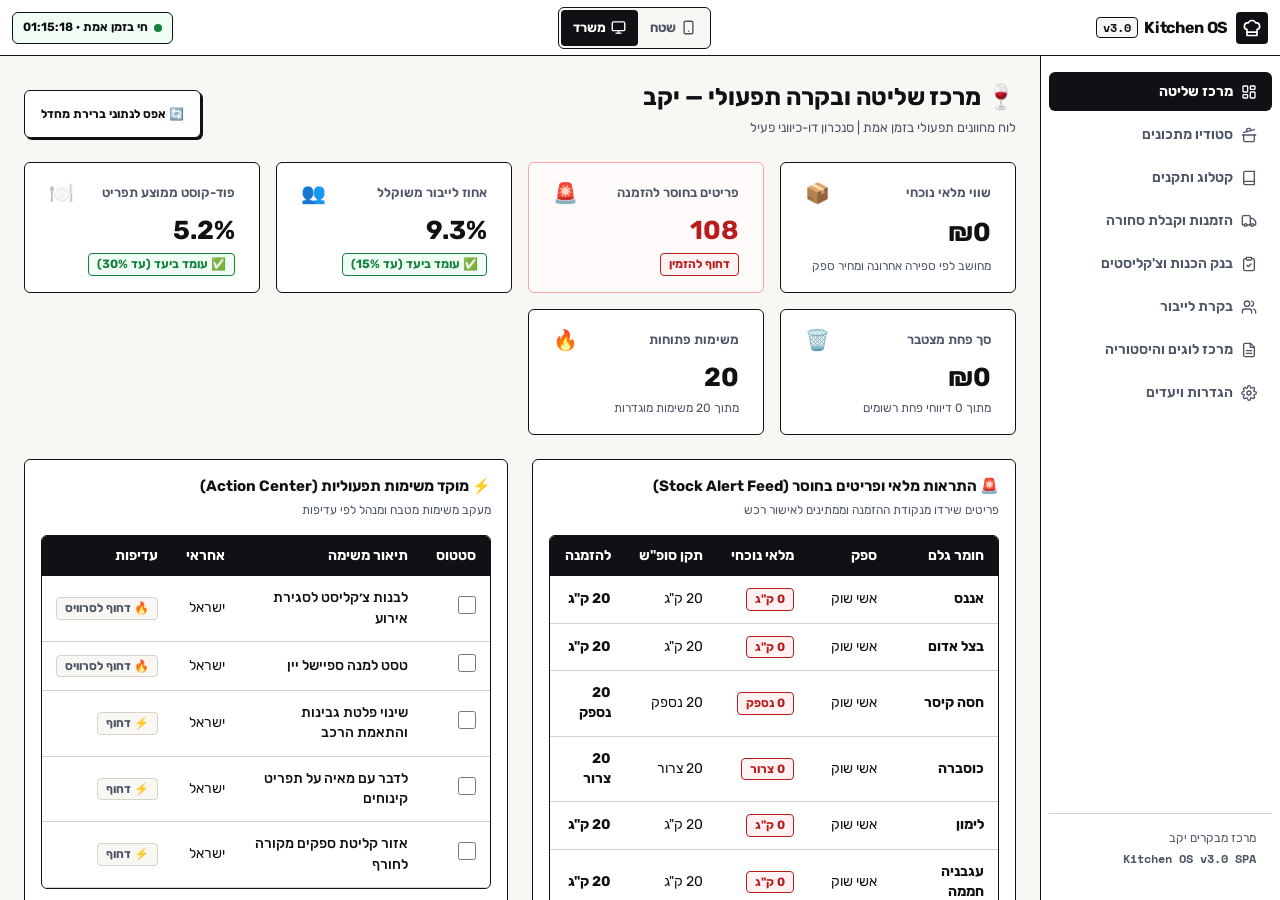
<file: index.html>
<!DOCTYPE html>
<html lang="he" dir="rtl">
<head>
  <meta charset="UTF-8" />
  <meta name="viewport" content="width=device-width, initial-scale=1.0, maximum-scale=1.0, user-scalable=no" />
  <title>Kitchen OS v3.0 — יקב בוטיק מרכז מבקרים</title>
  <meta name="description" content="מערכת ניהול מטבח חכמה ודו-מצבית — ספירות שטח, הכנות, הזמנות וואטסאפ, פוד-קוסט ולייבור" />
  <meta name="theme-color" content="#0F1115" />
  <meta name="apple-mobile-web-app-capable" content="yes" />
  <meta name="apple-mobile-web-app-status-bar-style" content="black-translucent" />
  <meta name="apple-mobile-web-app-title" content="Kitchen OS" />
  <link rel="manifest" href="manifest.json" />
  <link rel="apple-touch-icon" href="data:image/svg+xml,<svg xmlns=%22http://www.w3.org/2000/svg%22 viewBox=%220 0 100 100%22><rect width=%22100%22 height=%22100%22 rx=%2216%22 fill=%22%230F1115%22/><text x=%2250%22 y=%2268%22 text-anchor=%22middle%22 font-family=%22monospace%22 font-weight=%22700%22 fill=%22%23FFFFFF%22 font-size=%2248%22>K3</text></svg>" />

  <!-- Google Fonts: Rubik (Hebrew UI) & Space Mono (Tabular Numerals) -->
  <link rel="preconnect" href="https://fonts.googleapis.com" />
  <link rel="preconnect" href="https://fonts.gstatic.com" crossorigin />
  <link href="https://fonts.googleapis.com/css2?family=Heebo:wght@400;500;600;700&family=Rubik:wght@400;500;600;700&family=Space+Mono:wght@700&display=swap" rel="stylesheet" />

  <!-- Design Tokens & Styles -->
  <link rel="icon" href="data:image/svg+xml,<svg xmlns=%22http://www.w3.org/2000/svg%22 viewBox=%220 0 100 100%22><rect width=%22100%22 height=%22100%22 rx=%2216%22 fill=%22%230F1115%22/><text x=%2250%22 y=%2268%22 text-anchor=%22middle%22 font-family=%22monospace%22 font-weight=%22700%22 fill=%22%23FFFFFF%22 font-size=%2248%22>K3</text></svg>" />
  <link rel="stylesheet" href="design/tokens.css?v=6" />
  <link rel="stylesheet" href="css/base.css?v=6" />
  <link rel="stylesheet" href="css/layout.css?v=6" />
  <link rel="stylesheet" href="css/components.css?v=6" />
  <link rel="stylesheet" href="css/views.css?v=6" />
</head>
<body class="mode-field">
  <div id="app">
    <!-- ================= 1. GLOBAL HEADER (TopAppBar) ================= -->
    <header class="global-header">
      <div class="brand-section">
        <span class="brand-logo" aria-hidden="true">
          <svg width="20" height="20" viewBox="0 0 24 24" fill="none" stroke="currentColor" stroke-width="2" stroke-linecap="round" stroke-linejoin="round">
            <path d="M6 13.87A4 4 0 0 1 7.41 6a5.11 5.11 0 0 1 1.05-1.54 5 5 0 0 1 7.08 0A5.11 5.11 0 0 1 16.59 6 4 4 0 0 1 18 13.87V21H6Z"/>
            <line x1="6" y1="17" x2="18" y2="17"/>
          </svg>
        </span>
        <div class="brand-titles">
          <span class="brand-title">Kitchen OS</span>
          <span class="brand-sub" dir="ltr">v3.0</span>
        </div>
      </div>

      <!-- מתג מצבים עליון: שטח מול משרד -->
      <div class="header-center">
        <div class="mode-switcher" role="radiogroup" aria-label="מצב מערכת">
          <button class="mode-btn active" id="btnModeField" role="radio" aria-checked="true">
            <svg width="15" height="15" viewBox="0 0 24 24" fill="none" stroke="currentColor" stroke-width="2.2" stroke-linecap="round" stroke-linejoin="round" aria-hidden="true">
              <rect width="14" height="20" x="5" y="2" rx="2" ry="2"/>
              <path d="M12 18h.01"/>
            </svg>
            <span>שטח</span>
          </button>
          <button class="mode-btn" id="btnModeOffice" role="radio" aria-checked="false">
            <svg width="15" height="15" viewBox="0 0 24 24" fill="none" stroke="currentColor" stroke-width="2.2" stroke-linecap="round" stroke-linejoin="round" aria-hidden="true">
              <rect width="20" height="14" x="2" y="3" rx="2"/>
              <line x1="8" x2="16" y1="21" y2="21"/>
              <line x1="12" x2="12" y1="17" y2="21"/>
            </svg>
            <span>משרד</span>
          </button>
        </div>
      </div>

      <!-- אינדיקציית סנכרון וזמן -->
      <div class="header-actions">
        <div class="sync-badge" id="syncStatusBadge" title="סטטוס סנכרון מול הענן">
          <span class="sync-dot"></span>
          <span class="sync-text">מסונכרן</span>
        </div>
      </div>
    </header>

    <!-- ================= 2. MAIN VIEWPORT ================= -->
    <main class="app-viewport">
      <!-- 📱 FIELD MODE CONTAINER -->
      <section class="field-container" id="fieldContainer" aria-label="מצב שטח מובייל">
        <div class="field-content" id="fieldViewRoot">
          <!-- התוכן של לשונית השטח הפעילה יוזרק כאן -->
        </div>

        <!-- סרגל ניווט תחתון קבוע לשטח (FieldBottomNavBar - 4 יעדים R45) -->
        <nav class="field-bottom-nav" aria-label="סרגל ניווט שטח">
          <button class="nav-tab active" data-view="inventory" id="tabFieldInventory">
            <span class="tab-icon" aria-hidden="true">
              <svg width="20" height="20" viewBox="0 0 24 24" fill="none" stroke="currentColor" stroke-width="2.2" stroke-linecap="round" stroke-linejoin="round">
                <path d="M21 8a2 2 0 0 0-1-1.73l-7-4a2 2 0 0 0-2 0l-7 4A2 2 0 0 0 3 8v8a2 2 0 0 0 1 1.73l7 4a2 2 0 0 0 2 0l7-4A2 2 0 0 0 21 16Z"/>
                <path d="m3.3 7 8.7 5 8.7-5"/>
                <path d="M12 22V12"/>
              </svg>
            </span>
            <span class="tab-label">ספירת מלאי</span>
          </button>
          <button class="nav-tab" data-view="prep" id="tabFieldPrep">
            <span class="tab-icon" aria-hidden="true">
              <svg width="20" height="20" viewBox="0 0 24 24" fill="none" stroke="currentColor" stroke-width="2.2" stroke-linecap="round" stroke-linejoin="round">
                <rect width="8" height="4" x="8" y="2" rx="1" ry="1"/>
                <path d="M16 4h2a2 2 0 0 1 2 2v14a2 2 0 0 1-2 2H6a2 2 0 0 1-2-2V6a2 2 0 0 1 2-2h2"/>
                <path d="m9 14 2 2 4-4"/>
              </svg>
            </span>
            <span class="tab-label">הכנות וסרוויס</span>
          </button>
          <button class="nav-tab" data-view="orders" id="tabFieldOrders">
            <span class="tab-icon" aria-hidden="true">
              <svg width="20" height="20" viewBox="0 0 24 24" fill="none" stroke="currentColor" stroke-width="2.2" stroke-linecap="round" stroke-linejoin="round">
                <path d="m22 2-7 20-4-9-9-4Z"/>
                <path d="M22 2 11 13"/>
              </svg>
            </span>
            <span class="tab-label">הזמנות רכש</span>
          </button>
          <button class="nav-tab" data-view="waste" id="tabFieldWaste">
            <span class="tab-icon" aria-hidden="true">
              <svg width="20" height="20" viewBox="0 0 24 24" fill="none" stroke="currentColor" stroke-width="2.2" stroke-linecap="round" stroke-linejoin="round">
                <path d="M3 6h18"/>
                <path d="M19 6v14c0 1-1 2-2 2H7c-1 0-2-1-2-2V6"/>
                <path d="M8 6V4c0-1 1-2 2-2h4c1 0 2 1 2 2v2"/>
                <line x1="10" x2="10" y1="11" y2="17"/>
                <line x1="14" x2="14" y1="11" y2="17"/>
              </svg>
            </span>
            <span class="tab-label">דיווח פחת</span>
          </button>
        </nav>
      </section>

      <!-- 🖥️ OFFICE MODE CONTAINER -->
      <section class="office-container" id="officeContainer" aria-label="מצב משרד דסקטופ">
        <!-- סרגל צדדי של משרד -->
        <aside class="office-sidebar" aria-label="תפריט מודולי משרד">
          <ul class="sidebar-menu">
            <li>
              <button class="sidebar-item-btn active" data-view="dashboard" id="tabOfficeDashboard">
                <span class="item-icon" aria-hidden="true">
                  <svg width="16" height="16" viewBox="0 0 24 24" fill="none" stroke="currentColor" stroke-width="2" stroke-linecap="round" stroke-linejoin="round"><rect width="7" height="9" x="3" y="3" rx="1"/><rect width="7" height="5" x="14" y="3" rx="1"/><rect width="7" height="9" x="14" y="12" rx="1"/><rect width="7" height="5" x="3" y="16" rx="1"/></svg>
                </span>
                <span>מרכז שליטה</span>
              </button>
            </li>
            <li>
              <button class="sidebar-item-btn" data-view="studio" id="tabOfficeStudio">
                <span class="item-icon" aria-hidden="true">
                  <svg width="16" height="16" viewBox="0 0 24 24" fill="none" stroke="currentColor" stroke-width="2" stroke-linecap="round" stroke-linejoin="round"><path d="M2 12h20"/><path d="M20 12v8a2 2 0 0 1-2 2H6a2 2 0 0 1-2-2v-8"/><path d="m4 8 16-4"/><path d="m8.86 6.78-.45-1.81a2 2 0 0 1 1.45-2.43l1.94-.48a2 2 0 0 1 2.43 1.46l.45 1.8"/></svg>
                </span>
                <span>סטודיו מתכונים</span>
              </button>
            </li>
            <li>
              <button class="sidebar-item-btn" data-view="catalog" id="tabOfficeCatalog">
                <span class="item-icon" aria-hidden="true">
                  <svg width="16" height="16" viewBox="0 0 24 24" fill="none" stroke="currentColor" stroke-width="2" stroke-linecap="round" stroke-linejoin="round"><path d="M4 19.5v-15A2.5 2.5 0 0 1 6.5 2H20v20H6.5a2.5 2.5 0 0 1 0-5H20"/></svg>
                </span>
                <span>קטלוג ותקנים</span>
              </button>
            </li>
            <li>
              <button class="sidebar-item-btn" data-view="deliveries" id="tabOfficeDeliveries">
                <span class="item-icon" aria-hidden="true">
                  <svg width="16" height="16" viewBox="0 0 24 24" fill="none" stroke="currentColor" stroke-width="2" stroke-linecap="round" stroke-linejoin="round"><path d="M14 18V6a2 2 0 0 0-2-2H4a2 2 0 0 0-2 2v11a1 1 0 0 0 1 1h2"/><path d="M15 18H9"/><path d="M19 18h2a1 1 0 0 0 1-1v-3.65a1 1 0 0 0-.22-.624l-3.48-4.35A1 1 0 0 0 17.52 8H14"/><circle cx="17" cy="18" r="2"/><circle cx="7" cy="18" r="2"/></svg>
                </span>
                <span>הזמנות וקבלת סחורה</span>
              </button>
            </li>
            <li>
              <button class="sidebar-item-btn" data-view="prepManager" id="tabOfficePrepManager">
                <span class="item-icon" aria-hidden="true">
                  <svg width="16" height="16" viewBox="0 0 24 24" fill="none" stroke="currentColor" stroke-width="2" stroke-linecap="round" stroke-linejoin="round"><rect width="8" height="4" x="8" y="2" rx="1" ry="1"/><path d="M16 4h2a2 2 0 0 1 2 2v14a2 2 0 0 1-2 2H6a2 2 0 0 1-2-2V6a2 2 0 0 1 2-2h2"/><path d="m9 14 2 2 4-4"/></svg>
                </span>
                <span>בנק הכנות וצ'קליסטים</span>
              </button>
            </li>
            <li>
              <button class="sidebar-item-btn" data-view="labor" id="tabOfficeLabor">
                <span class="item-icon" aria-hidden="true">
                  <svg width="16" height="16" viewBox="0 0 24 24" fill="none" stroke="currentColor" stroke-width="2" stroke-linecap="round" stroke-linejoin="round"><path d="M16 21v-2a4 4 0 0 0-4-4H6a4 4 0 0 0-4 4v2"/><circle cx="9" cy="7" r="4"/><path d="M22 21v-2a4 4 0 0 0-3-3.87"/><path d="M16 3.13a4 4 0 0 1 0 7.75"/></svg>
                </span>
                <span>בקרת לייבור</span>
              </button>
            </li>
            <li>
              <button class="sidebar-item-btn" data-view="logs" id="tabOfficeLogs">
                <span class="item-icon" aria-hidden="true">
                  <svg width="16" height="16" viewBox="0 0 24 24" fill="none" stroke="currentColor" stroke-width="2" stroke-linecap="round" stroke-linejoin="round"><path d="M14 2H6a2 2 0 0 0-2 2v16a2 2 0 0 0 2 2h12a2 2 0 0 0 2-2V8z"/><polyline points="14 2 14 8 20 8"/><line x1="16" x2="8" y1="13" y2="13"/><line x1="16" x2="8" y1="17" y2="17"/></svg>
                </span>
                <span>מרכז לוגים והיסטוריה</span>
              </button>
            </li>
            <li>
              <button class="sidebar-item-btn" data-view="settings" id="tabOfficeSettings">
                <span class="item-icon" aria-hidden="true">
                  <svg width="16" height="16" viewBox="0 0 24 24" fill="none" stroke="currentColor" stroke-width="2" stroke-linecap="round" stroke-linejoin="round"><circle cx="12" cy="12" r="3"/><path d="M19.4 15a1.65 1.65 0 0 0 .33 1.82l.06.06a2 2 0 0 1 0 2.83 2 2 0 0 1-2.83 0l-.06-.06a1.65 1.65 0 0 0-1.82-.33 1.65 1.65 0 0 0-1 1.51V21a2 2 0 0 1-2 2 2 2 0 0 1-2-2v-.09A1.65 1.65 0 0 0 9 19.4a1.65 1.65 0 0 0-1.82.33l-.06.06a2 2 0 0 1-2.83 0 2 2 0 0 1 0-2.83l.06-.06a1.65 1.65 0 0 0 .33-1.82 1.65 1.65 0 0 0-1.51-1H3a2 2 0 0 1-2-2 2 2 0 0 1 2-2h.09A1.65 1.65 0 0 0 4.6 9a1.65 1.65 0 0 0-.33-1.82l-.06-.06a2 2 0 0 1 0-2.83 2 2 0 0 1 2.83 0l.06.06a1.65 1.65 0 0 0 1.82.33H9a1.65 1.65 0 0 0 1-1.51V3a2 2 0 0 1 2-2 2 2 0 0 1 2 2v.09a1.65 1.65 0 0 0 1 1.51 1.65 1.65 0 0 0 1.82-.33l.06-.06a2 2 0 0 1 2.83 0 2 2 0 0 1 0 2.83l-.06.06a1.65 1.65 0 0 0-.33 1.82V9a1.65 1.65 0 0 0 1.51 1H21a2 2 0 0 1 2 2 2 2 0 0 1-2 2h-.09a1.65 1.65 0 0 0-1.51 1z"/></svg>
                </span>
                <span>הגדרות ויעדים</span>
              </button>
            </li>
          </ul>

          <div style="margin-top: auto; padding: var(--space-md); border-top: 1px solid var(--color-border-subtle); font-size: 12px; color: var(--color-text-dim);">
            <div>מרכז מבקרים יקב</div>
            <div class="mono" style="margin-top: 2px;">Kitchen OS v3.0 SPA</div>
          </div>
        </aside>

        <!-- אזור תוכן משרד -->
        <div class="office-content" id="officeViewRoot">
          <!-- התוכן של מודול המשרד הפעיל יוזרק כאן -->
        </div>
      </section>
    </main>
  </div>

  <!-- Main JavaScript App Bootstrapper -->
  <script type="module" src="js/app.js?v=6"></script>
  <script>
    if ("serviceWorker" in navigator) {
      window.addEventListener("load", () => {
        navigator.serviceWorker.register("./sw.js?v=6").then((reg) => {
          reg.update();
        }).catch(() => {});
      });
    }
  </script>
</body>
</html>
</file>
<file: design/tokens.css>
:root {
  /* === Swiss Kitchen Editorial Color Palette === */
  --color-bg-base: #F8F7F4;           /* Cotton Paper */
  --color-bg-canvas: #F8F7F4;
  --color-bg-surface: #FFFFFF;        /* Crisp White */
  --color-bg-card: #FFFFFF;
  --color-bg-cardHover: #F2F0EA;
  --color-bg-cardSelected: #EFF6FF;
  --color-bg-cardPressed: #E5E3DC;
  --color-bg-overlay: #F8F7F4;

  /* === Structural Ink & Borders === */
  --color-ink-primary: #0F1115;       /* Obsidian Ink (17.4:1 contrast) */
  --color-ink-secondary: #4B5563;     /* Slate Charcoal (7.5:1 contrast) */
  --color-border-subtle: #D6D3C9;     /* Warm Stone Hairline */
  --color-border-rule: #D6D3C9;
  --color-border-interactive: #0F1115;
  --color-border-strong: #0F1115;
  --border-structural: 1.5px solid #0F1115;
  --border-structural-thick: 2px solid #0F1115;
  --border-hairline: 1px solid #D6D3C9;

  /* === Text Colors === */
  --color-text-primary: #0F1115;
  --color-text-secondary: #4B5563;
  --color-text-dim: #4B5563;          /* Minimum 7.5:1 AAA contrast */
  --color-text-muted: #64748B;
  --color-text-onAccent: #FFFFFF;
  --color-text-onDanger: #FFFFFF;

  /* === Editorial Accents === */
  --color-accent-primary: #EA580C;    /* Chef Vermilion (Primary CTA) */
  --color-accent-vermilion: #EA580C;
  --color-accent-hover: #CC4900;
  --color-accent-pressed: #AE3E00;
  --color-accent-cobalt: #1D4ED8;     /* Apron Cobalt (Active Selection / Filter / Modified Row) */
  --color-accent-cobalt-hover: #1E40AF;
  --color-accent-cobalt-tint: #EFF6FF;

  /* === Semantic Statuses === */
  --color-danger: #B91C1C;            /* Crimson Red */
  --status-success: #15803D;          /* Forest Green */
  --status-success-bg: #F0FDF4;
  --status-warning: #B45309;          /* Amber Ochre */
  --status-warning-bg: #FFFBEB;
  --status-critical: #B91C1C;         /* Crimson Red */
  --status-critical-bg: #FEF2F2;

  /* === Typography === */
  --font-family-sans: 'Rubik', 'Heebo', 'Segoe UI', Arial, sans-serif;
  --font-family-hebrew: 'Rubik', 'Heebo', 'Segoe UI', Arial, sans-serif;
  --font-family-mono: 'Space Mono', 'JetBrains Mono', ui-monospace, SFMono-Regular, Consolas, monospace;
  --font-size-title: 24px;
  --font-size-heading: 20px;
  --font-size-subheading: 18px;
  --font-size-body: 16px;             /* Mobile Floor >= 16px (R44) */
  --font-size-meta: 14px;
  --font-size-caption: 12px;          /* Hard Floor >= 12px (R23) */
  --font-size-numeric-lg: 26px;
  --font-size-numeric-md: 22px;
  --font-weight-regular: 400;
  --font-weight-medium: 500;
  --font-weight-strong: 700;
  --font-lineHeight-body: 1.45;

  /* === Spacing & Geometry === */
  --space-base: 8px;
  --space-xxs: 2px;
  --space-xs: 4px;
  --space-sm: 8px;
  --space-md: 16px;
  --space-lg: 24px;
  --space-xl: 32px;
  --radius-badge: 4px;
  --radius-sm: 6px;
  --radius-ticket: 6px;
  --radius-md: 6px;
  --radius-lg: 12px;
  --radius-sheet: 12px 12px 0 0;
  --radius-full: 9999px;

  /* === Tactile Stamp Shadow & Motion === */
  --shadow-stamp: 2px 2px 0px #0F1115;
  --shadow-stamp-lg: 3px 3px 0px #0F1115;
  --motion-duration-micro: 120ms;
  --motion-duration-component: 200ms;
  --motion-duration-screen: 240ms;
  --motion-easing-standard: cubic-bezier(0.2, 0.0, 0.0, 1.0);
  --motion-easing-enter: cubic-bezier(0.0, 0.0, 0.2, 1.0);
  --motion-easing-exit: cubic-bezier(0.4, 0.0, 1.0, 1.0);

  /* === Focus Accessibility === */
  --focus-ring-color: #1D4ED8;
  --focus-ring-width: 2px;
}
</file>
<file: css/base.css>
/**
 * Base CSS — Reset, Typography, RTL Conventions, Focus & Accessibility
 * Aesthetic: Swiss Kitchen Editorial
 */

@import url('https://fonts.googleapis.com/css2?family=Heebo:wght@400;500;600;700&family=Rubik:wght@400;500;600;700&family=Space+Mono:wght@700&display=swap');

*, *::before, *::after {
  box-sizing: border-box;
  margin: 0;
  padding: 0;
  -webkit-tap-highlight-color: transparent;
}

html {
  font-size: 16px;
  direction: rtl;
  text-align: right;
  height: 100%;
}

body {
  font-family: var(--font-family-hebrew);
  background-color: var(--color-bg-base);
  color: var(--color-text-primary);
  line-height: var(--font-lineHeight-body);
  font-size: var(--font-size-body);
  height: 100%;
  overflow-x: hidden;
  -webkit-font-smoothing: antialiased;
}

/* Scrollbars */
::-webkit-scrollbar {
  width: 6px;
  height: 6px;
}

::-webkit-scrollbar-track {
  background: transparent;
}

::-webkit-scrollbar-thumb {
  background: var(--color-border-subtle);
  border-radius: var(--radius-badge);
}

::-webkit-scrollbar-thumb:hover {
  background: var(--color-ink-secondary);
}

/* Focus styles for keyboard accessibility (R19) */
:focus-visible {
  outline: var(--focus-ring-width) solid var(--focus-ring-color);
  outline-offset: 2px;
}

/* Reduced motion accessibility (R28) */
@media (prefers-reduced-motion: reduce) {
  *, *::before, *::after {
    animation-duration: 0.01ms !important;
    animation-iteration-count: 1 !important;
    transition-duration: 0.01ms !important;
    transform: none !important;
    scroll-behavior: auto !important;
  }
}

/* Helper text & utilities */
.text-dim { color: var(--color-text-dim); }
.text-secondary { color: var(--color-text-secondary); }
.font-strong { font-weight: var(--font-weight-strong); }
.mono {
  font-family: var(--font-family-mono);
  font-weight: 700;
  font-variant-numeric: tabular-nums;
  direction: ltr;
  display: inline-block;
}
</file>
<file: css/layout.css>
/**
 * Layout CSS — Global Header (TopAppBar), Dual-Mode Switcher, FieldBottomNavBar, Office Sidebar
 * Aesthetic: Swiss Kitchen Editorial
 */

#app {
  display: flex;
  flex-direction: column;
  height: 100vh;
  overflow: hidden;
}

/* ================= 1. GLOBAL HEADER (TopAppBar) ================= */
.global-header {
  height: 56px;
  background-color: var(--color-bg-surface);
  color: var(--color-ink-primary);
  border-bottom: var(--border-structural);
  display: flex;
  align-items: center;
  justify-content: space-between;
  padding: 0 12px;
  flex-shrink: 0;
  z-index: 100;
}

.brand-section {
  display: flex;
  align-items: center;
  gap: 8px;
}

.brand-logo {
  width: 32px;
  height: 32px;
  background-color: var(--color-ink-primary);
  color: var(--color-bg-surface);
  border-radius: var(--radius-badge);
  display: inline-flex;
  align-items: center;
  justify-content: center;
  flex-shrink: 0;
}

.brand-titles {
  display: flex;
  align-items: center;
  gap: 6px;
}

.brand-title {
  font-size: 16px;
  font-weight: 700;
  color: var(--color-ink-primary);
  letter-spacing: -0.02em;
}

.brand-sub {
  font-family: var(--font-family-mono);
  font-size: 12px;
  font-weight: 700;
  color: var(--color-ink-primary);
  background-color: var(--color-bg-base);
  border: 1px solid var(--color-ink-primary);
  border-radius: var(--radius-badge);
  padding: 1px 6px;
}

.header-center {
  display: flex;
  align-items: center;
}

/* Mode Switcher Segmented Control */
.mode-switcher {
  display: inline-flex;
  background-color: var(--color-bg-base);
  border-radius: var(--radius-ticket);
  padding: 2px;
  border: var(--border-structural);
}

.mode-btn {
  background: transparent;
  border: none;
  color: var(--color-ink-secondary);
  padding: 6px 12px;
  min-height: 36px;
  border-radius: var(--radius-badge);
  font-size: 13px;
  font-family: inherit;
  font-weight: 700;
  cursor: pointer;
  display: inline-flex;
  align-items: center;
  gap: 5px;
  transition: background-color var(--motion-duration-micro) var(--motion-easing-standard),
              color var(--motion-duration-micro) var(--motion-easing-standard);
}

.mode-btn:hover {
  color: var(--color-ink-primary);
}

.mode-btn.active {
  background-color: var(--color-ink-primary);
  color: #FFFFFF;
}

.header-actions {
  display: flex;
  align-items: center;
  gap: var(--space-sm);
}

/* Sync status badge (Swiss Stamp) */
.sync-badge {
  display: inline-flex;
  align-items: center;
  gap: 6px;
  padding: 4px 10px;
  min-height: 32px;
  border-radius: var(--radius-ticket);
  font-size: 12px;
  font-weight: 700;
  color: var(--color-ink-primary);
  background-color: var(--status-success-bg);
  border: var(--border-structural);
}

.sync-dot {
  width: 8px;
  height: 8px;
  border-radius: 50%;
  background-color: var(--status-success);
  flex-shrink: 0;
}

.sync-badge.pending {
  background-color: var(--status-warning-bg);
  border-color: var(--status-warning);
  color: var(--status-warning);
}

.sync-badge.pending .sync-dot {
  background-color: var(--status-warning);
  animation: pulse 1.5s infinite;
}

.sync-badge.offline {
  background-color: var(--status-critical-bg);
  border-color: var(--status-critical);
  color: var(--status-critical);
}

.sync-badge.offline .sync-dot {
  background-color: var(--status-critical);
}

@keyframes pulse {
  0%, 100% { opacity: 1; }
  50% { opacity: 0.35; }
}

/* ================= 2. MAIN VIEWPORT ================= */
.app-viewport {
  flex: 1;
  display: flex;
  overflow: hidden;
  position: relative;
}

/* ================= 3. FIELD MODE LAYOUT ================= */
.field-container {
  display: none;
  flex-direction: column;
  width: 100%;
  height: 100%;
  background-color: var(--color-bg-base);
}

body.mode-field .field-container {
  display: flex;
}

.field-content {
  flex: 1;
  overflow-y: auto;
  padding: 0;
  padding-bottom: 148px; /* Space for sticky primary CTA bar + 68px bottom nav */
  max-width: 560px;
  width: 100%;
  margin: 0 auto;
}

/* Bottom Nav Bar (FieldBottomNavBar - 4 destinations R45) */
.field-bottom-nav {
  position: fixed;
  bottom: 0;
  left: 0;
  right: 0;
  height: 68px;
  background-color: var(--color-bg-surface);
  border-top: var(--border-structural);
  display: grid;
  grid-template-columns: repeat(4, 1fr);
  gap: 6px;
  padding: 6px 10px;
  z-index: 95;
}

.nav-tab {
  height: 100%;
  min-height: 48px; /* Touch target >= 48dp (R20) */
  background: var(--color-bg-surface);
  border: 1.5px solid transparent;
  border-radius: var(--radius-ticket);
  display: flex;
  flex-direction: column;
  align-items: center;
  justify-content: center;
  gap: 3px;
  color: var(--color-ink-secondary);
  font-family: inherit;
  font-size: 12px; /* Minimum floor 12px (R23) */
  font-weight: 700;
  cursor: pointer;
  transition: background-color var(--motion-duration-micro) var(--motion-easing-standard),
              color var(--motion-duration-micro) var(--motion-easing-standard),
              transform var(--motion-duration-micro) var(--motion-easing-standard);
}

.nav-tab:hover {
  color: var(--color-ink-primary);
  background-color: var(--color-bg-base);
}

.nav-tab:active {
  transform: scale(0.97);
}

.nav-tab .tab-icon {
  display: inline-flex;
  align-items: center;
  justify-content: center;
  line-height: 1;
}

.nav-tab.active {
  background-color: var(--color-accent-cobalt);
  color: #FFFFFF;
  border: var(--border-structural);
  box-shadow: var(--shadow-stamp);
}

/* ================= 4. OFFICE MODE LAYOUT ================= */
.office-container {
  display: none;
  width: 100%;
  height: 100%;
  background-color: var(--color-bg-base);
}

body.mode-office .office-container {
  display: flex;
}

.office-sidebar {
  width: 240px;
  background-color: var(--color-bg-surface);
  border-left: var(--border-structural);
  display: flex;
  flex-direction: column;
  flex-shrink: 0;
  padding: var(--space-md) var(--space-sm);
}

.sidebar-menu {
  list-style: none;
  display: flex;
  flex-direction: column;
  gap: 4px;
}

.sidebar-item-btn {
  width: 100%;
  display: flex;
  align-items: center;
  gap: var(--space-sm);
  padding: 10px 14px;
  border-radius: var(--radius-ticket);
  background: transparent;
  border: 1.5px solid transparent;
  color: var(--color-text-secondary);
  font-family: inherit;
  font-size: 14px;
  font-weight: 600;
  cursor: pointer;
  text-align: right;
  transition: all var(--motion-duration-micro) var(--motion-easing-standard);
}

.sidebar-item-btn:hover {
  background-color: var(--color-bg-cardHover);
  color: var(--color-text-primary);
}

.sidebar-item-btn.active {
  background-color: var(--color-ink-primary);
  color: #FFFFFF;
  font-weight: 700;
}

.sidebar-item-btn .item-icon {
  display: inline-flex;
  align-items: center;
  justify-content: center;
}

.office-content {
  flex: 1;
  overflow-y: auto;
  padding: var(--space-lg);
  background-color: var(--color-bg-base);
}

@media (max-width: 420px) {
  .brand-title {
    font-size: 14px;
  }
  .brand-sub {
    display: none;
  }
  .mode-btn {
    padding: 5px 9px;
    font-size: 12px;
  }
}
</file>
<file: css/components.css>
/**
 * Components CSS — Cards, Steppers, Buttons, Badges, Tables, Modals, Bottom Sheet, Filter Pills, Skeletons
 * Aesthetic: Swiss Kitchen Editorial
 */

/* ================= 1. CARDS ================= */
.card {
  background-color: var(--color-bg-surface);
  border: var(--border-structural);
  border-radius: var(--radius-ticket);
  padding: var(--space-md);
}

.card-title {
  font-size: var(--font-size-subheading);
  font-weight: 700;
  color: var(--color-text-primary);
  margin-bottom: var(--space-xs);
}

.card-subtitle {
  font-size: var(--font-size-caption);
  color: var(--color-text-secondary);
}

/* ================= 2. BUTTONS ================= */
.btn {
  display: inline-flex;
  align-items: center;
  justify-content: center;
  gap: 8px;
  padding: 10px 16px;
  border-radius: var(--radius-ticket);
  font-family: inherit;
  font-size: 15px;
  font-weight: 700;
  cursor: pointer;
  border: var(--border-structural);
  transition: background-color var(--motion-duration-micro) var(--motion-easing-standard),
              transform var(--motion-duration-micro) var(--motion-easing-standard),
              box-shadow var(--motion-duration-micro) var(--motion-easing-standard);
  text-decoration: none;
  min-height: 48px; /* Mobile touch target >= 48dp (R20) */
}

.btn:active {
  transform: translate(1px, 1px);
  box-shadow: none !important;
}

.btn-primary {
  background-color: var(--color-accent-vermilion);
  color: #FFFFFF;
  border: var(--border-structural);
  box-shadow: var(--shadow-stamp);
}

.btn-primary:hover {
  background-color: var(--color-accent-hover);
}

.btn-secondary {
  background-color: var(--color-bg-surface);
  color: var(--color-ink-primary);
  border: var(--border-structural);
  box-shadow: var(--shadow-stamp);
}

.btn-secondary:hover {
  background-color: var(--color-bg-cardHover);
}

.btn-whatsapp {
  background-color: var(--color-accent-vermilion);
  color: #FFFFFF;
  border: var(--border-structural);
  box-shadow: var(--shadow-stamp);
  font-weight: 700;
}

.btn-whatsapp:hover {
  background-color: var(--color-accent-hover);
}

.btn-danger {
  background-color: var(--status-critical-bg);
  color: var(--status-critical);
  border: 1.5px solid var(--status-critical);
}

.btn-danger:hover {
  background-color: #FECACA;
}

/* Docked Sticky Primary CTA Bar above Field Bottom Nav (R11, REQ-05) */
.field-sticky-cta-bar {
  position: fixed;
  bottom: 68px;
  left: 0;
  right: 0;
  background-color: var(--color-bg-base);
  border-top: var(--border-structural);
  padding: 10px 16px;
  z-index: 88;
  display: flex;
  justify-content: center;
}

.field-sticky-cta-bar .btn-floating,
.btn-floating {
  width: 100%;
  max-width: 528px;
  min-height: 52px;
  background-color: var(--color-accent-vermilion);
  color: #FFFFFF;
  border: var(--border-structural);
  border-radius: var(--radius-ticket);
  box-shadow: var(--shadow-stamp);
  font-size: 16px;
  font-weight: 700;
  padding: 12px 20px;
  display: inline-flex;
  align-items: center;
  justify-content: center;
  gap: 8px;
}

/* ================= 3. STEPPERS (+ / -) (REQ-04, R20) ================= */
.stepper-container {
  display: inline-flex;
  align-items: center;
  gap: 6px;
  background: transparent;
  border: none;
  direction: ltr; /* Keep [-] [NUM] [+] consistent */
}

.stepper-btn {
  width: 48px;
  height: 48px;
  min-width: 48px;
  min-height: 48px;
  background-color: var(--color-bg-base);
  border: var(--border-structural-thick);
  border-radius: var(--radius-ticket);
  font-family: var(--font-family-mono);
  font-size: 22px;
  font-weight: 700;
  color: var(--color-ink-primary);
  cursor: pointer;
  display: inline-flex;
  align-items: center;
  justify-content: center;
  box-shadow: var(--shadow-stamp);
  transition: background-color var(--motion-duration-micro), transform var(--motion-duration-micro);
}

.stepper-btn:hover {
  background-color: var(--color-bg-cardHover);
}

.stepper-btn:active {
  background-color: var(--color-ink-primary);
  color: #FFFFFF;
  transform: translate(1px, 1px);
  box-shadow: none;
}

.stepper-input {
  width: 64px;
  height: 48px;
  border: var(--border-structural);
  border-radius: var(--radius-ticket);
  background-color: var(--color-bg-surface);
  text-align: center;
  font-family: var(--font-family-mono);
  font-size: 24px;
  font-weight: 700;
  font-variant-numeric: tabular-nums;
  direction: ltr;
  color: var(--color-ink-primary);
  padding: 0 4px;
  -moz-appearance: textfield;
}

.stepper-input::-webkit-outer-spin-button,
.stepper-input::-webkit-inner-spin-button {
  -webkit-appearance: none;
  margin: 0;
}

.stepper-input:focus {
  outline: 2px solid var(--color-accent-cobalt);
  outline-offset: 1px;
  background: var(--color-accent-cobalt-tint);
}

/* ================= 4. BADGES & STAMPS (R23, R24) ================= */
.badge {
  display: inline-flex;
  align-items: center;
  gap: 5px;
  padding: 3px 8px;
  border-radius: var(--radius-badge);
  font-size: 12px; /* Minimum floor 12px (R23) */
  font-weight: 700;
  line-height: 1.2;
  border: 1.5px solid var(--color-ink-primary);
  white-space: nowrap;
}

.badge-dot {
  width: 6px;
  height: 6px;
  border-radius: 50%;
  background-color: currentColor;
  flex-shrink: 0;
}

.badge-success {
  background-color: var(--status-success-bg);
  color: var(--status-success);
  border-color: var(--status-success);
}

.badge-warning {
  background-color: var(--status-warning-bg);
  color: var(--status-warning);
  border-color: var(--status-warning);
}

.badge-danger {
  background-color: var(--status-critical-bg);
  color: var(--status-critical);
  border-color: var(--status-critical);
}

.badge-cobalt {
  background-color: var(--color-accent-cobalt-tint);
  color: var(--color-accent-cobalt);
  border-color: var(--color-accent-cobalt);
}

.badge-unit {
  background-color: var(--color-bg-base);
  color: var(--color-ink-primary);
  border: 1.5px solid var(--color-ink-primary);
  padding: 2px 7px;
  font-size: 12px;
  font-weight: 700;
  border-radius: var(--radius-badge);
}

.badge-wine {
  background-color: var(--color-bg-base);
  color: var(--color-ink-primary);
  border-color: var(--color-ink-primary);
}

.badge-gray {
  background-color: var(--color-bg-base);
  color: var(--color-ink-secondary);
  border-color: var(--color-border-subtle);
}

/* ================= 5. FORM CONTROLS (R44) ================= */
.form-group {
  margin-bottom: var(--space-md);
  text-align: right;
}

.form-label {
  display: block;
  font-size: 14px;
  font-weight: 700;
  color: var(--color-ink-primary);
  margin-bottom: 6px;
}

.form-input, .form-select, .form-textarea {
  width: 100%;
  min-height: 48px;
  padding: 10px 14px;
  border: var(--border-structural);
  border-radius: var(--radius-ticket);
  background-color: var(--color-bg-surface);
  color: var(--color-ink-primary);
  font-family: inherit;
  font-size: 16px; /* Mobile input floor >= 16px prevents iOS zoom (R44) */
  font-weight: 500;
  transition: border-color var(--motion-duration-micro);
}

.form-input:focus, .form-select:focus, .form-textarea:focus {
  border-color: var(--color-accent-cobalt);
  outline: 2px solid var(--color-accent-cobalt);
  outline-offset: 1px;
}

/* ================= 6. FILTER PILLS (REQ-03, REQ-06, R20) ================= */
.filter-bar {
  display: flex;
  gap: 8px;
  overflow-x: auto;
  padding: 4px 0 8px 0;
  scrollbar-width: none;
}

.filter-bar::-webkit-scrollbar {
  display: none;
}

.filter-pill {
  flex-shrink: 0;
  min-height: 48px; /* Touch target >= 48dp (R20) */
  padding: 8px 16px;
  border-radius: var(--radius-ticket);
  background-color: var(--color-bg-surface);
  border: var(--border-structural);
  color: var(--color-ink-primary);
  font-family: inherit;
  font-size: 14px;
  font-weight: 700;
  cursor: pointer;
  display: inline-flex;
  align-items: center;
  justify-content: center;
  gap: 6px;
  transition: background-color var(--motion-duration-micro), color var(--motion-duration-micro), transform var(--motion-duration-micro);
}

.filter-pill:hover {
  background-color: var(--color-bg-cardHover);
}

.filter-pill:active {
  transform: translate(1px, 1px);
}

.filter-pill.active {
  background-color: var(--color-accent-cobalt);
  color: #FFFFFF;
  border: var(--border-structural);
  box-shadow: var(--shadow-stamp);
}

/* ================= 7. DATA TABLES ================= */
.table-responsive {
  width: 100%;
  overflow-x: auto;
  border: var(--border-structural);
  border-radius: var(--radius-ticket);
  background: var(--color-bg-surface);
}

.data-table {
  width: 100%;
  border-collapse: collapse;
  text-align: right;
  font-size: 14px;
}

.data-table th {
  background-color: var(--color-ink-primary);
  color: #FFFFFF;
  padding: 10px 14px;
  font-weight: 700;
  white-space: nowrap;
}

.data-table td {
  padding: 12px 14px;
  border-bottom: var(--border-hairline);
  color: var(--color-text-primary);
}

.data-table tbody tr:hover {
  background-color: var(--color-bg-cardHover);
}

/* ================= 8. MODALS & BOTTOM SHEETS (REQ-08) ================= */
.modal-backdrop {
  position: fixed;
  top: 0;
  left: 0;
  right: 0;
  bottom: 0;
  background-color: rgba(15, 17, 21, 0.75);
  display: flex;
  align-items: flex-end;
  justify-content: center;
  z-index: 200;
  padding: 0;
}

.modal-box {
  background-color: var(--color-bg-surface);
  border-top: 2px solid var(--color-ink-primary);
  border-left: 2px solid var(--color-ink-primary);
  border-right: 2px solid var(--color-ink-primary);
  border-radius: var(--radius-sheet);
  max-width: 560px;
  width: 100%;
  max-height: 86vh;
  overflow-y: auto;
  display: flex;
  flex-direction: column;
  animation: sheet-slide-up var(--motion-duration-component) var(--motion-easing-enter);
}

@keyframes sheet-slide-up {
  from { transform: translateY(100%); }
  to { transform: translateY(0); }
}

.sheet-drag-handle {
  width: 48px;
  height: 5px;
  background-color: var(--color-ink-primary);
  border-radius: 99px;
  margin: 10px auto 4px auto;
  flex-shrink: 0;
}

.modal-header {
  padding: 12px 16px;
  border-bottom: var(--border-structural);
  display: flex;
  align-items: center;
  justify-content: space-between;
  gap: 12px;
}

.modal-body {
  padding: 16px;
  flex: 1;
  overflow-y: auto;
}

.modal-footer {
  padding: 12px 16px;
  border-top: var(--border-structural);
  background-color: var(--color-bg-base);
  display: flex;
  justify-content: stretch;
  gap: var(--space-sm);
}

/* ================= 9. EMPTY & ERROR STATES (R12, R39, R55) ================= */
.empty-state {
  text-align: center;
  padding: 32px 20px;
  margin: 16px;
  background-color: var(--color-bg-surface);
  border: var(--border-structural);
  border-radius: var(--radius-ticket);
  color: var(--color-ink-secondary);
}

.empty-state-icon {
  width: 48px;
  height: 48px;
  margin: 0 auto 12px auto;
  border: var(--border-structural);
  border-radius: var(--radius-ticket);
  background-color: var(--color-bg-base);
  color: var(--color-ink-primary);
  display: inline-flex;
  align-items: center;
  justify-content: center;
}

.empty-state-title {
  font-size: 18px;
  font-weight: 700;
  color: var(--color-ink-primary);
  margin-bottom: 6px;
}

.empty-state-desc {
  font-size: 14px;
  color: var(--color-ink-secondary);
  max-width: 320px;
  margin: 0 auto 16px auto;
}

.partial-error-banner {
  margin: 12px 16px 0 16px;
  padding: 12px 14px;
  background-color: var(--status-warning-bg);
  border: 1.5px solid var(--status-warning);
  border-radius: var(--radius-ticket);
  color: var(--color-ink-primary);
  display: flex;
  align-items: center;
  justify-content: space-between;
  gap: 12px;
  font-size: 14px;
  font-weight: 500;
}

/* ================= 10. SKELETON LOADERS ================= */
.skeleton {
  background-color: #EDEDEA;
  border: 1.5px solid var(--color-border-subtle);
  border-radius: var(--radius-ticket);
}
</file>
<file: css/views.css>
/**
 * Views CSS — Dedicated styles for Field (Swiss Kitchen Editorial) & Office modules
 */

/* ================= 0. SHARED FIELD EDITORIAL HEADER & CONTROLS ================= */
.field-view {
  display: flex;
  flex-direction: column;
  min-height: 100%;
}

.field-control-strip {
  background-color: var(--color-bg-base);
  padding: 12px 16px;
  border-bottom: var(--border-structural);
  position: sticky;
  top: 0;
  z-index: 40;
}

.field-section-header {
  display: flex;
  align-items: center;
  justify-content: space-between;
  gap: 12px;
  margin-bottom: 10px;
}

.field-section-title {
  font-size: 20px;
  font-weight: 700;
  color: var(--color-ink-primary);
  letter-spacing: -0.01em;
}

/* ================= 1. FIELD INVENTORY VIEW (field-inventory) ================= */
.search-bar-container {
  margin-bottom: 10px;
  position: relative;
}

.search-input {
  width: 100%;
  height: 48px;
  padding: 10px 44px 10px 14px;
  border-radius: var(--radius-ticket);
  border: var(--border-structural);
  font-family: inherit;
  font-size: 16px; /* >= 16px mobile floor (R44) */
  font-weight: 500;
  background-color: var(--color-bg-surface);
  color: var(--color-ink-primary);
}

.search-input::placeholder {
  color: var(--color-ink-secondary);
}

.search-input:focus {
  outline: 2px solid var(--color-accent-cobalt);
  outline-offset: 1px;
}

.search-icon {
  position: absolute;
  right: 14px;
  top: 50%;
  transform: translateY(-50%);
  color: var(--color-ink-primary);
  pointer-events: none;
  display: inline-flex;
  align-items: center;
}

/* Flat Ledger List — Zero Nested Cards (R46) */
.inventory-list {
  display: flex;
  flex-direction: column;
  background-color: var(--color-bg-surface);
  border-bottom: var(--border-structural);
}

.inventory-item-card {
  display: flex;
  align-items: center;
  justify-content: space-between;
  min-height: 92px;
  padding: 14px 16px;
  background-color: var(--color-bg-surface);
  border-bottom: var(--border-structural);
  border-right: 4px solid transparent;
  gap: 12px;
  transition: background-color var(--motion-duration-micro);
}

.inventory-item-card:last-child {
  border-bottom: none;
}

.inventory-item-card.modified {
  border-right-color: var(--color-accent-cobalt);
  background-color: #FAFCFF;
}

.inventory-item-card.deficit {
  border-right-color: var(--status-critical);
  background-color: #FFFDFD;
}

.inventory-item-info {
  flex: 1;
  min-width: 0;
}

.inventory-item-header {
  display: flex;
  align-items: center;
  flex-wrap: wrap;
  gap: 6px;
}

.inventory-item-name {
  font-size: 18px;
  font-weight: 700;
  color: var(--color-ink-primary);
  line-height: 1.25;
}

.inventory-item-meta {
  font-size: 15px;
  font-weight: 500;
  color: var(--color-ink-secondary);
  display: flex;
  align-items: center;
  flex-wrap: wrap;
  gap: 8px;
  margin-top: 6px;
}

.inventory-item-card.deficit .stepper-input {
  color: var(--status-critical);
  border-color: var(--status-critical);
  background-color: var(--status-critical-bg);
}

/* ================= 2. FIELD PREP CHECKLIST (field-prep & field-prep-sheet) ================= */
.prep-progress-card {
  background-color: var(--color-bg-surface);
  color: var(--color-ink-primary);
  border: var(--border-structural);
  border-radius: var(--radius-ticket);
  padding: 14px 16px;
  margin: 12px 16px;
}

.prep-progress-header {
  display: flex;
  justify-content: space-between;
  align-items: center;
  gap: 8px;
  margin-bottom: 10px;
}

.prep-progress-title {
  font-size: 18px;
  font-weight: 700;
  color: var(--color-ink-primary);
}

.prep-time-stamp {
  display: inline-flex;
  align-items: center;
  gap: 6px;
  background-color: var(--color-ink-primary);
  color: #FFFFFF;
  font-size: 12px;
  font-weight: 700;
  padding: 4px 10px;
  border-radius: var(--radius-badge);
}

.progress-track {
  height: 12px;
  background-color: var(--color-bg-base);
  border: var(--border-structural);
  border-radius: var(--radius-badge);
  overflow: hidden;
  direction: rtl;
}

.progress-fill {
  height: 100%;
  background-color: var(--color-ink-primary);
  transition: width var(--motion-duration-component) var(--motion-easing-standard);
}

/* Flat Prep Checklist Rows — Zero Nested Cards (R46) */
.prep-tasks-list {
  display: flex;
  flex-direction: column;
  background-color: var(--color-bg-surface);
  border-top: var(--border-structural);
  border-bottom: var(--border-structural);
}

.prep-task-card {
  display: flex;
  align-items: center;
  gap: 12px;
  min-height: 84px;
  padding: 12px 16px;
  background-color: var(--color-bg-surface);
  border-bottom: var(--border-structural);
  cursor: pointer;
  user-select: none;
  transition: background-color var(--motion-duration-micro);
}

.prep-task-card:last-child {
  border-bottom: none;
}

.prep-task-card.done {
  background-color: var(--color-bg-base);
}

.prep-task-card.done .task-name {
  text-decoration: line-through;
  color: var(--color-text-muted);
}

/* 48x48px Touch Target for Checkbox (R20) */
.task-checkbox-hit {
  width: 48px;
  height: 48px;
  min-width: 48px;
  min-height: 48px;
  display: inline-flex;
  align-items: center;
  justify-content: center;
  flex-shrink: 0;
}

.task-checkbox {
  width: 28px;
  height: 28px;
  border-radius: var(--radius-badge);
  border: var(--border-structural-thick);
  background-color: var(--color-bg-surface);
  display: inline-flex;
  align-items: center;
  justify-content: center;
  color: #FFFFFF;
  font-weight: 700;
  transition: background-color var(--motion-duration-micro);
}

.prep-task-card.done .task-checkbox {
  background-color: var(--status-success);
  border-color: var(--color-ink-primary);
}

.task-info {
  flex: 1;
  min-width: 0;
}

.task-name {
  font-size: 17px;
  font-weight: 700;
  color: var(--color-ink-primary);
}

.task-meta {
  display: flex;
  align-items: center;
  flex-wrap: wrap;
  gap: 8px;
  margin-top: 4px;
  font-size: 14px;
  color: var(--color-ink-secondary);
}

.btn-recipe-modal {
  min-height: 48px;
  min-width: 84px;
  padding: 8px 12px;
  font-size: 14px;
  font-weight: 700;
  background-color: var(--color-bg-base);
  color: var(--color-ink-primary);
  border: var(--border-structural);
  border-radius: var(--radius-ticket);
  box-shadow: var(--shadow-stamp);
  flex-shrink: 0;
}

/* Prep Recipe Bottom Sheet Specs (field-prep-sheet) */
.recipe-specs-strip {
  display: grid;
  grid-template-columns: repeat(3, 1fr);
  background-color: var(--color-bg-base);
  border: var(--border-structural);
  border-radius: var(--radius-ticket);
  margin-bottom: 16px;
  overflow: hidden;
}

.recipe-spec-cell {
  padding: 10px 12px;
  border-left: var(--border-structural);
  text-align: right;
}

.recipe-spec-cell:last-child {
  border-left: none;
}

.recipe-spec-label {
  font-size: 12px;
  font-weight: 700;
  color: var(--color-ink-secondary);
  display: block;
}

.recipe-spec-value {
  font-size: 16px;
  font-weight: 700;
  color: var(--color-ink-primary);
  margin-top: 2px;
  display: block;
}

.recipe-bom-list {
  border: var(--border-structural);
  border-radius: var(--radius-ticket);
  background-color: var(--color-bg-surface);
  margin-bottom: 16px;
  overflow: hidden;
}

.recipe-bom-row {
  display: flex;
  align-items: center;
  justify-content: space-between;
  min-height: 48px;
  padding: 10px 14px;
  border-bottom: var(--border-hairline);
}

.recipe-bom-row:last-child {
  border-bottom: none;
}

.recipe-bom-name {
  font-size: 16px;
  font-weight: 600;
  color: var(--color-ink-primary);
}

.recipe-bom-qty {
  display: inline-flex;
  align-items: baseline;
  gap: 6px;
  font-family: var(--font-family-mono);
  font-size: 22px;
  font-weight: 700;
  color: var(--color-ink-primary);
}

.recipe-step-row {
  display: flex;
  align-items: flex-start;
  gap: 12px;
  padding: 12px;
  background-color: var(--color-bg-base);
  border: var(--border-structural);
  border-radius: var(--radius-ticket);
  margin-bottom: 8px;
}

.recipe-step-num {
  width: 28px;
  height: 28px;
  background-color: var(--color-ink-primary);
  color: #FFFFFF;
  font-family: var(--font-family-mono);
  font-size: 14px;
  font-weight: 700;
  border-radius: var(--radius-badge);
  display: inline-flex;
  align-items: center;
  justify-content: center;
  flex-shrink: 0;
}

/* ================= 3. FIELD ORDERS VIEW (field-orders) ================= */
.supplier-ledger-block {
  background-color: var(--color-bg-surface);
  border-top: var(--border-structural);
  border-bottom: var(--border-structural);
  margin-bottom: 16px;
}

.supplier-ledger-header {
  display: flex;
  justify-content: space-between;
  align-items: center;
  padding: 12px 16px;
  background-color: var(--color-bg-base);
  border-bottom: var(--border-structural);
}

.order-items-list {
  display: flex;
  flex-direction: column;
}

.order-item-row {
  display: flex;
  justify-content: space-between;
  align-items: center;
  min-height: 88px;
  padding: 14px 16px;
  border-bottom: var(--border-hairline);
  gap: 12px;
}

.order-item-row:last-child {
  border-bottom: none;
}

.order-summary-footer {
  display: flex;
  justify-content: space-between;
  align-items: center;
  padding: 14px 16px;
  background-color: var(--color-bg-base);
  border-top: var(--border-structural);
  font-size: 15px;
  font-weight: 700;
}

/* ================= 4. FIELD WASTE VIEW (field-waste) ================= */
.waste-form-container {
  padding: 16px;
  display: flex;
  flex-direction: column;
  gap: 16px;
}

.waste-step-block {
  background-color: var(--color-bg-surface);
  border: var(--border-structural);
  border-radius: var(--radius-ticket);
  padding: 14px 16px;
}

.waste-step-label {
  font-size: 13px;
  font-weight: 700;
  color: var(--color-ink-secondary);
  margin-bottom: 8px;
  display: flex;
  align-items: center;
  justify-content: space-between;
}

.waste-quick-pills {
  display: grid;
  grid-template-columns: repeat(3, 1fr);
  gap: 8px;
  margin-top: 10px;
  direction: ltr;
}

.waste-quick-pill {
  min-height: 48px;
  background-color: var(--color-bg-base);
  border: var(--border-structural);
  border-radius: var(--radius-ticket);
  font-family: var(--font-family-mono);
  font-size: 16px;
  font-weight: 700;
  color: var(--color-ink-primary);
  cursor: pointer;
  display: inline-flex;
  align-items: center;
  justify-content: center;
  box-shadow: var(--shadow-stamp);
}

.waste-quick-pill:active {
  background-color: var(--color-ink-primary);
  color: #FFFFFF;
  transform: translate(1px, 1px);
  box-shadow: none;
}

.waste-reason-grid {
  display: grid;
  grid-template-columns: repeat(2, 1fr);
  gap: 8px;
}

.waste-reason-chip {
  min-height: 48px;
  padding: 10px 12px;
  background-color: var(--color-bg-surface);
  border: var(--border-structural);
  border-radius: var(--radius-ticket);
  font-family: inherit;
  font-size: 14px;
  font-weight: 700;
  color: var(--color-ink-primary);
  cursor: pointer;
  display: inline-flex;
  align-items: center;
  justify-content: center;
  text-align: center;
}

.waste-reason-chip.active {
  background-color: var(--color-accent-cobalt);
  color: #FFFFFF;
  border: var(--border-structural);
  box-shadow: var(--shadow-stamp);
}

/* FinancialImpactTicket Receipt Block (REQ-10) */
.waste-cost-preview {
  background-color: var(--color-bg-surface);
  border: var(--border-structural-thick);
  border-radius: var(--radius-ticket);
  padding: 14px 16px;
  display: flex;
  flex-direction: column;
  gap: 8px;
}

.waste-ticket-row {
  display: flex;
  justify-content: space-between;
  align-items: baseline;
}

.waste-cost-val {
  font-family: var(--font-family-mono);
  font-size: 26px;
  font-weight: 700;
  color: var(--status-critical);
  direction: ltr;
}

/* ================= 5. OFFICE DASHBOARD ================= */
.kpi-grid {
  display: grid;
  grid-template-columns: repeat(auto-fit, minmax(220px, 1fr));
  gap: var(--space-md);
  margin-bottom: var(--space-lg);
}

.kpi-card {
  background: var(--color-bg-surface);
  border: var(--border-structural);
  border-radius: var(--radius-ticket);
  padding: var(--space-md) var(--space-lg);
  display: flex;
  flex-direction: column;
  justify-content: space-between;
  min-height: 110px;
}

.kpi-card-header {
  display: flex;
  justify-content: space-between;
  align-items: center;
}

.kpi-title {
  font-size: 13px;
  color: var(--color-text-dim);
  font-weight: 600;
}

.kpi-icon {
  font-size: 20px;
}

.kpi-value {
  font-size: 26px;
  font-weight: 700;
  color: var(--color-text-primary);
  margin: 4px 0;
}

.kpi-footer {
  font-size: 12px;
  color: var(--color-text-dim);
  display: flex;
  align-items: center;
  gap: 4px;
}

/* ================= 6. OFFICE RECIPE STUDIO ================= */
.studio-layout {
  display: grid;
  grid-template-columns: 340px 1fr;
  gap: var(--space-lg);
  height: calc(100vh - 120px);
}

.studio-master {
  background-color: var(--color-bg-surface);
  border: var(--border-structural);
  border-radius: var(--radius-ticket);
  display: flex;
  flex-direction: column;
  overflow: hidden;
}

.studio-detail {
  background-color: var(--color-bg-surface);
  border: var(--border-structural);
  border-radius: var(--radius-ticket);
  padding: var(--space-lg);
  overflow-y: auto;
}

.dish-list-item {
  padding: 12px 16px;
  border-bottom: var(--border-hairline);
  cursor: pointer;
  transition: background var(--motion-duration-micro);
  display: flex;
  justify-content: space-between;
  align-items: center;
}

.dish-list-item:hover {
  background-color: var(--color-bg-cardHover);
}

.dish-list-item.active {
  background-color: var(--color-bg-cardSelected);
  border-right: 4px solid var(--color-accent-cobalt);
}

.bom-card {
  margin-top: var(--space-md);
  border: var(--border-structural);
  border-radius: var(--radius-ticket);
  overflow: hidden;
}

.bom-header {
  background-color: var(--color-bg-base);
  padding: 10px 14px;
  font-weight: 700;
  font-size: 13px;
  display: flex;
  justify-content: space-between;
  align-items: center;
}

/* Matrix classification tags */
.matrix-star { background-color: #FEF08A; color: #854D0E; }
.matrix-plowhorse { background-color: #FED7AA; color: #9A3412; }
.matrix-puzzle { background-color: #E0E7FF; color: #3730A3; }
.matrix-dog { background-color: #FEE2E2; color: #991B1B; }
</file>
